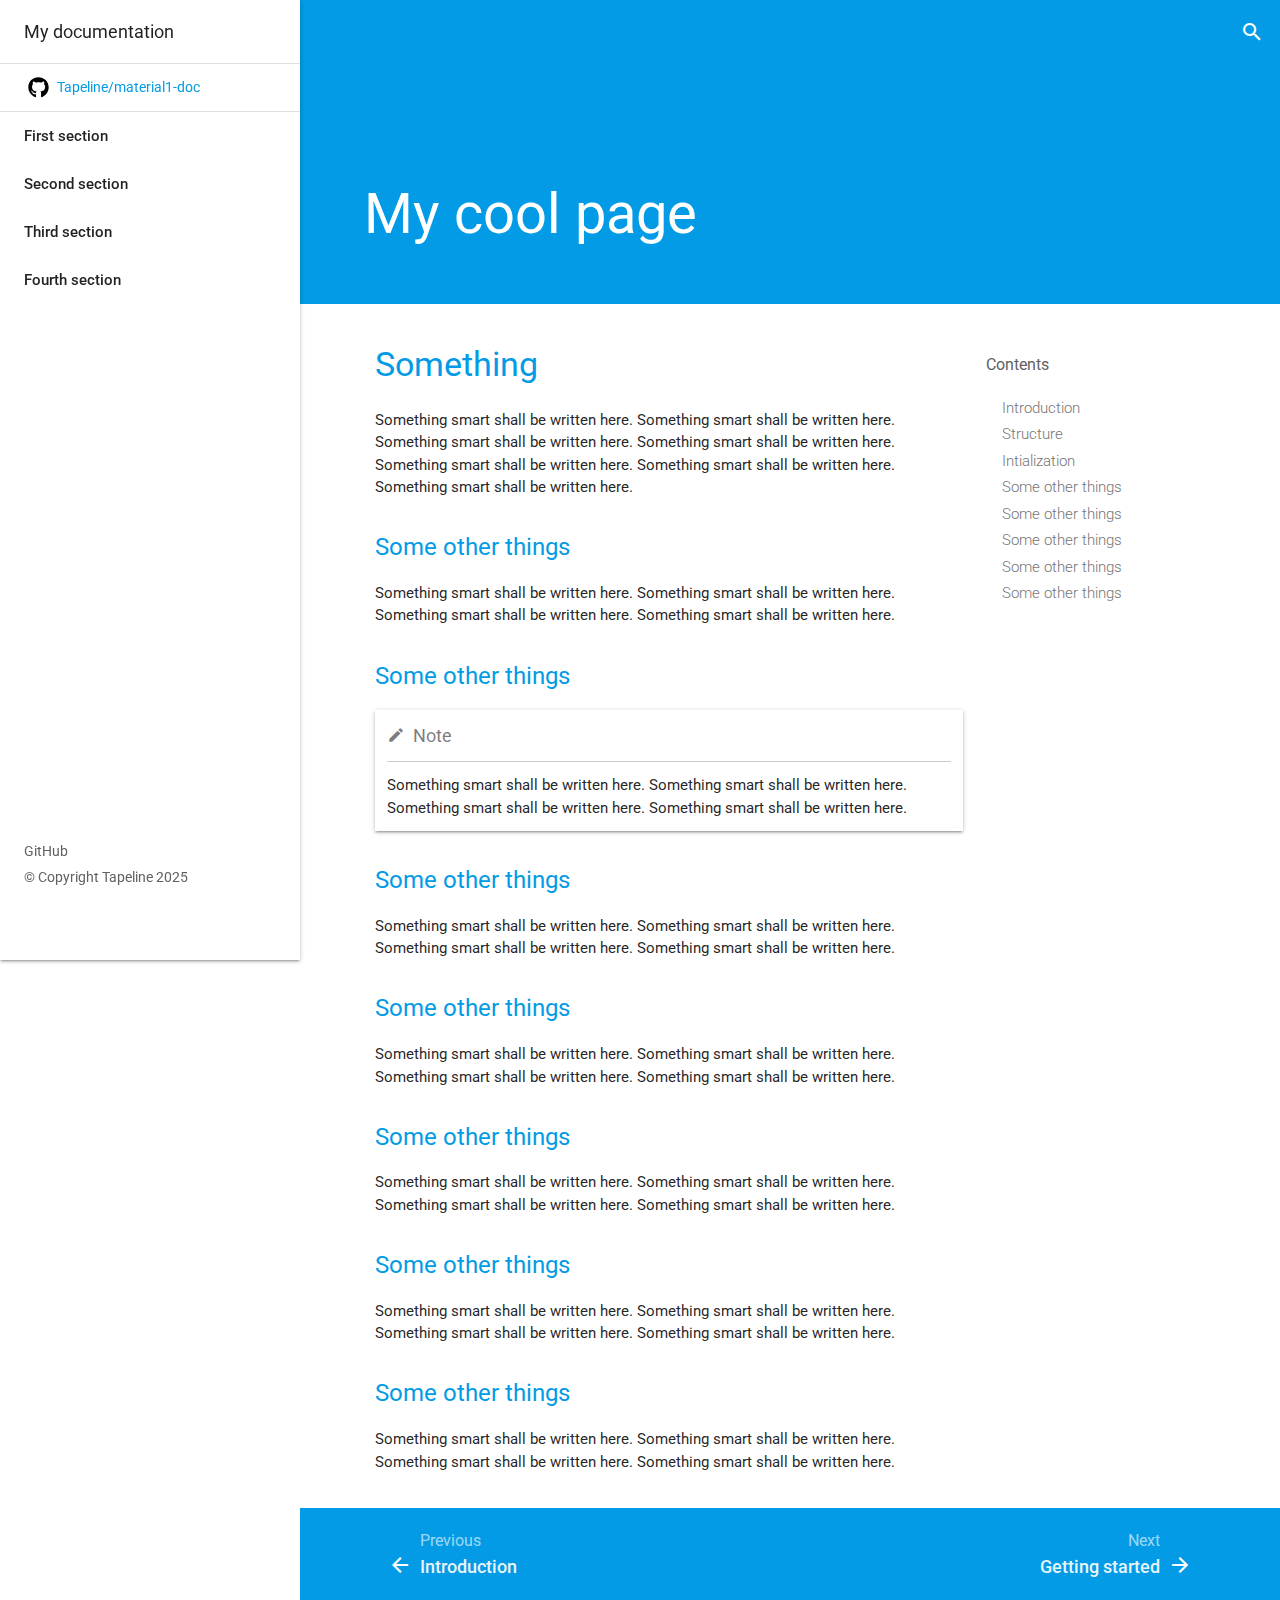
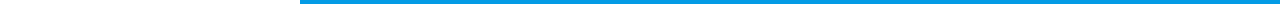
<file: site/index.html>
<!DOCTYPE html>
<html lang="en">
<head>
  <meta charset="UTF-8">
  <title>Title</title>
  <style>
    :root {
        /*--d-page-primary-color: #ff9800*/
        --d-page-primary-color: #039be5;
    }
  </style>
  <link rel="stylesheet" href="materialize-build/css/materialize.css">
  <link rel="stylesheet" href="style.css">
  <link href="https://fonts.googleapis.com/icon?family=Material+Icons" rel="stylesheet">
  <script
    src="https://code.jquery.com/jquery-3.7.1.slim.min.js"
    integrity="sha256-kmHvs0B+OpCW5GVHUNjv9rOmY0IvSIRcf7zGUDTDQM8="
    crossorigin="anonymous"></script>
  <script src="materialize-build/js/materialize.js"></script>
  <script src="script.js"></script>
  <meta name="viewport" content="width=device-width, initial-scale=1.0">
</head>

<body>
<div class="navbar-fixed d-seamless-cool-page-navbar d-no-text-cool-page-navbar">
  <nav class="sidebar-aware">
    <div class="nav-wrapper" style="justify-content: space-between">
      <span>
        <a href="#" data-target="slide-out" class="sidenav-trigger">
          <i class="material-icons">menu</i>
        </a>
        <span class="d-section-title d-hide-on-search">My doc section <b>–</b>&nbsp;</span>
        <span class="d-chapter-title d-hide-on-search">My doc page</span>
      </span>
      <div>
        <form class="d-search-form inherit-nav-height">
          <button class="btn-flat d-search-button inherit-nav-height">
            <i class="material-icons">search</i>
          </button>
          <input
            name="q"
            type="text"
            class="d-search-input inherit-nav-height"
            id="search-input"
            placeholder="Search"
            autocomplete="off"/>
          <button class="btn-flat d-search-close-button inherit-nav-height">
            <i class="material-icons">close</i>
          </button>
        </form>
      </div>
    </div>
  </nav>
</div>

<div id="slide-out" class="sidenav sidenav-fixed">
  <div>
    <div class="d-sidebar-header" style="">
      <span>My documentation</span>
    </div>
    <div class="d-sidebar-github">
      <svg xmlns="http://www.w3.org/2000/svg" viewBox="0 0 496 512">
        <!-- Font Awesome Free 6.7.2 by @fontawesome - https://fontawesome.com License - https://fontawesome.com/license/free (Icons: CC BY 4.0, Fonts: SIL OFL 1.1, Code: MIT License) Copyright 2024 Fonticons, Inc.-->
        <path
          d="M165.9 397.4c0 2-2.3 3.6-5.2 3.6-3.3.3-5.6-1.3-5.6-3.6 0-2 2.3-3.6 5.2-3.6 3-.3 5.6 1.3 5.6 3.6m-31.1-4.5c-.7 2 1.3 4.3 4.3 4.9 2.6 1 5.6 0 6.2-2s-1.3-4.3-4.3-5.2c-2.6-.7-5.5.3-6.2 2.3m44.2-1.7c-2.9.7-4.9 2.6-4.6 4.9.3 2 2.9 3.3 5.9 2.6 2.9-.7 4.9-2.6 4.6-4.6-.3-1.9-3-3.2-5.9-2.9M244.8 8C106.1 8 0 113.3 0 252c0 110.9 69.8 205.8 169.5 239.2 12.8 2.3 17.3-5.6 17.3-12.1 0-6.2-.3-40.4-.3-61.4 0 0-70 15-84.7-29.8 0 0-11.4-29.1-27.8-36.6 0 0-22.9-15.7 1.6-15.4 0 0 24.9 2 38.6 25.8 21.9 38.6 58.6 27.5 72.9 20.9 2.3-16 8.8-27.1 16-33.7-55.9-6.2-112.3-14.3-112.3-110.5 0-27.5 7.6-41.3 23.6-58.9-2.6-6.5-11.1-33.3 2.6-67.9 20.9-6.5 69 27 69 27 20-5.6 41.5-8.5 62.8-8.5s42.8 2.9 62.8 8.5c0 0 48.1-33.6 69-27 13.7 34.7 5.2 61.4 2.6 67.9 16 17.7 25.8 31.5 25.8 58.9 0 96.5-58.9 104.2-114.8 110.5 9.2 7.9 17 22.9 17 46.4 0 33.7-.3 75.4-.3 83.6 0 6.5 4.6 14.4 17.3 12.1C428.2 457.8 496 362.9 496 252 496 113.3 383.5 8 244.8 8M97.2 352.9c-1.3 1-1 3.3.7 5.2 1.6 1.6 3.9 2.3 5.2 1 1.3-1 1-3.3-.7-5.2-1.6-1.6-3.9-2.3-5.2-1m-10.8-8.1c-.7 1.3.3 2.9 2.3 3.9 1.6 1 3.6.7 4.3-.7.7-1.3-.3-2.9-2.3-3.9-2-.6-3.6-.3-4.3.7m32.4 35.6c-1.6 1.3-1 4.3 1.3 6.2 2.3 2.3 5.2 2.6 6.5 1 1.3-1.3.7-4.3-1.3-6.2-2.2-2.3-5.2-2.6-6.5-1m-11.4-14.7c-1.6 1-1.6 3.6 0 5.9s4.3 3.3 5.6 2.3c1.6-1.3 1.6-3.9 0-6.2-1.4-2.3-4-3.3-5.6-2"></path>
      </svg>
      <a href="https://github.com">Tapeline/material1-doc</a>
    </div>
    <ul class="collapsible expandable">
      <li>
        <div class="collapsible-header">First section</div>
        <div class="collapsible-body">
          <ul>
            <li><a href="#">A section chapter</a></li>
            <li><a href="#">A section chapter</a></li>
            <li><a href="#">A section chapter</a></li>
            <li><a href="#">A section chapter</a></li>
          </ul>
        </div>
      </li>
      <li>
        <div class="collapsible-header">Second section</div>
        <div class="collapsible-body">
          <ul>
            <li><a href="#">A section chapter</a></li>
            <li><a href="#">A section chapter</a></li>
            <li><a href="#">A section chapter</a></li>
            <li><a href="#">A section chapter</a></li>
          </ul>
        </div>
      </li>
      <li>
        <div class="collapsible-header">Third section</div>
        <div class="collapsible-body">
          <ul>
            <li><a href="#">A section chapter</a></li>
            <li><a href="#">A section chapter</a></li>
            <li><a href="#">A section chapter</a></li>
            <li><a href="#">A section chapter</a></li>
          </ul>
        </div>
      </li>
      <li>
        <div class="collapsible-header">Fourth section</div>
        <div class="collapsible-body">
          <ul>
            <li><a href="#">A section chapter</a></li>
            <li><a href="#">A section chapter</a></li>
            <li><a href="#">A section chapter</a></li>
            <li><a href="#">A section chapter</a></li>
          </ul>
        </div>
      </li>
    </ul>
  </div>
  <div class="d-sidebar-footer">
    <div class="d-sidebar-footer-links">
      <a href="" class="">GitHub</a>
    </div>
    <span class="d-sidebar-footer-copy">&copy; Copyright Tapeline 2025</span>
  </div>
</div>

<main class="sidebar-aware">
  <div class="d-cool-page-start white-text">
    <span>My cool page</span>
  </div>
  <div class="d-page row">
    <div class="d-content col s12 m8 l8">
      <h1 id="1">Something</h1>
      <p>
        Something smart shall be written here.
        Something smart shall be written here.
        Something smart shall be written here.
        Something smart shall be written here.
        Something smart shall be written here.
        Something smart shall be written here.
        Something smart shall be written here.
      </p>
      <h2 id="2">Some other things</h2>
      <p>
        Something smart shall be written here.
        Something smart shall be written here.
        Something smart shall be written here.
        Something smart shall be written here.
      </p>
      <h2 id="3">Some other things</h2>
      <div class="admonition note">
        <p class="admonition-title">Note</p>
        <p>Something smart shall be written here.
        Something smart shall be written here.
        Something smart shall be written here.
        Something smart shall be written here.</p>
      </div>
      <h2 id="4">Some other things</h2>
      <p>
        Something smart shall be written here.
        Something smart shall be written here.
        Something smart shall be written here.
        Something smart shall be written here.
      </p>
      <h2 id="5">Some other things</h2>
      <p>
        Something smart shall be written here.
        Something smart shall be written here.
        Something smart shall be written here.
        Something smart shall be written here.
      </p>
      <h2 id="6">Some other things</h2>
      <p>
        Something smart shall be written here.
        Something smart shall be written here.
        Something smart shall be written here.
        Something smart shall be written here.
      </p>
      <h2 id="7">Some other things</h2>
      <p>
        Something smart shall be written here.
        Something smart shall be written here.
        Something smart shall be written here.
        Something smart shall be written here.
      </p>
      <h2 id="8">Some other things</h2>
      <p>
        Something smart shall be written here.
        Something smart shall be written here.
        Something smart shall be written here.
        Something smart shall be written here.
      </p>
    </div>
    <div class="d-toc col hide-on-small-only m3">
      <div class="d-toc-wrapper pin-top">
        <h2>Contents</h2>
        <ul class="table-of-contents">
          <li><a href="#1">Introduction</a></li>
          <li><a href="#2">Structure</a></li>
          <li><a href="#3">Intialization</a></li>
          <li><a href="#4">Some other things</a></li>
          <li><a href="#5">Some other things</a></li>
          <li><a href="#6">Some other things</a></li>
          <li><a href="#7">Some other things</a></li>
          <li><a href="#8">Some other things</a></li>
        </ul>
      </div>
    </div>
  </div>
  <div class="d-footer-nav-buttons row">
    <a class="d-footer-nav-left col s1 m6" href="#">
      <span>Previous</span>
      <div>
        <i class="material-icons">arrow_back</i>
        <span>Introduction</span>
      </div>
    </a>
    <a class="d-footer-nav-right col s10 m6" href="#">
      <span>Next</span>
      <div>
        <i class="material-icons">arrow_forward</i>
        <span>Getting started</span>
      </div>
    </a>
  </div>
</main>

</body>
</html>
</file>
<file: site/style.css>
@import url('https://fonts.googleapis.com/css2?family=JetBrains+Mono:ital,wght@0,100..800;1,100..800&family=Roboto:ital,wght@0,100..900;1,100..900&display=swap');

@import "css/main.css";
@import "css/navbar.css";
@import "css/search.css";
@import "css/sidebar.css";
@import "css/page-content.css";
@import "css/footer-nav.css";
@import "css/admonition.css";
</file>
